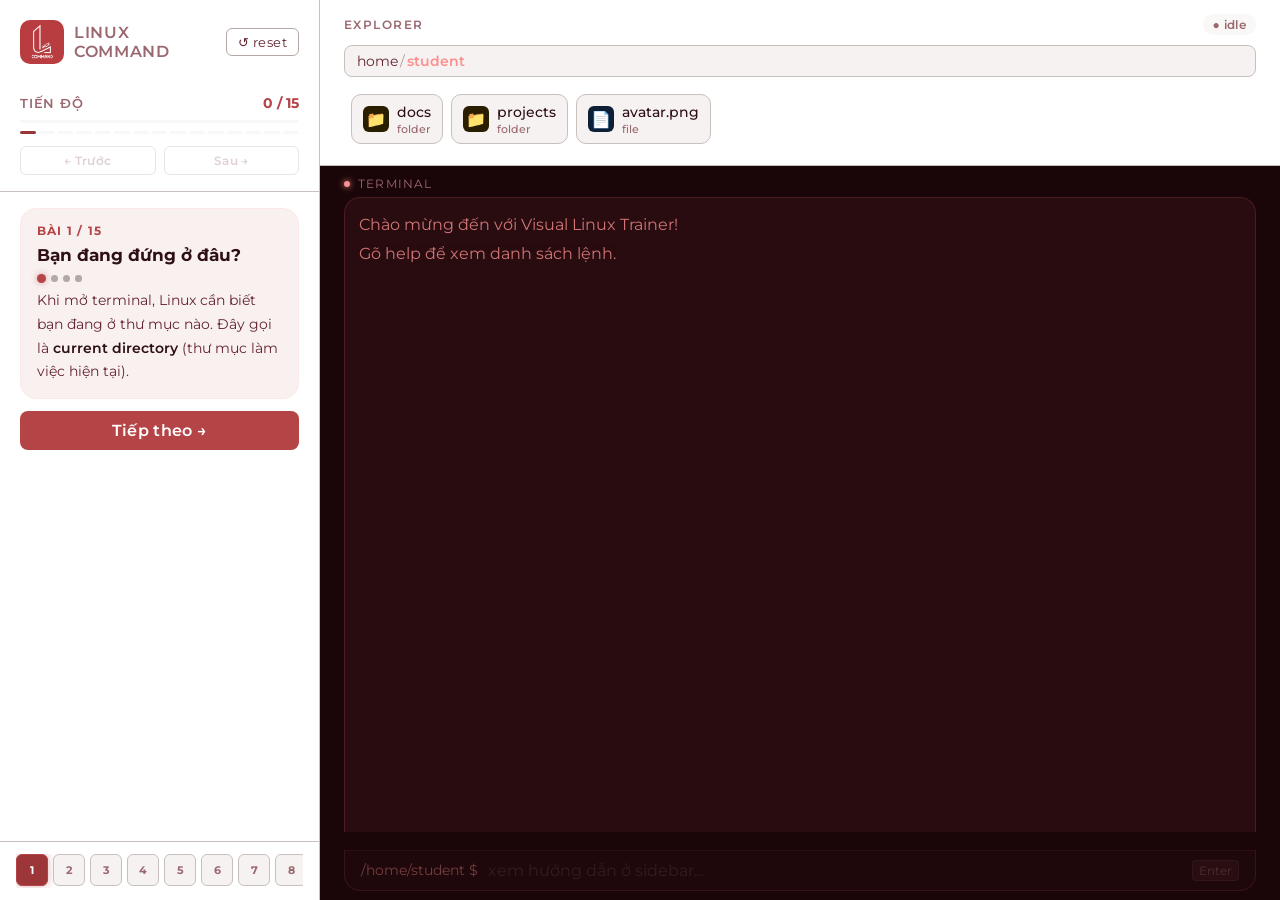
<file: lesson.html>
<!doctype html>
<html lang="vi">
    <head>
        <meta charset="UTF-8" />
        <meta name="viewport" content="width=device-width,initial-scale=1.0" />
        <title>Visual Linux Trainer</title>

        <link rel="apple-touch-icon" sizes="57x57" href="Favicon/apple-icon-57x57.png" />
        <link rel="apple-touch-icon" sizes="60x60" href="Favicon/apple-icon-60x60.png" />
        <link rel="apple-touch-icon" sizes="72x72" href="Favicon/apple-icon-72x72.png" />
        <link rel="apple-touch-icon" sizes="76x76" href="Favicon/apple-icon-76x76.png" />
        <link rel="apple-touch-icon" sizes="114x114" href="Favicon/apple-icon-114x114.png" />
        <link rel="apple-touch-icon" sizes="120x120" href="Favicon/apple-icon-120x120.png" />
        <link rel="apple-touch-icon" sizes="144x144" href="Favicon/apple-icon-144x144.png" />
        <link rel="apple-touch-icon" sizes="152x152" href="Favicon/apple-icon-152x152.png" />
        <link rel="apple-touch-icon" sizes="180x180" href="Favicon/apple-icon-180x180.png" />
        <link rel="icon" type="image/png" sizes="192x192" href="Favicon/android-icon-192x192.png" />
        <link rel="icon" type="image/png" sizes="32x32" href="Favicon/favicon-32x32.png" />
        <link rel="icon" type="image/png" sizes="96x96" href="Favicon/favicon-96x96.png" />
        <link rel="icon" type="image/png" sizes="16x16" href="Favicon/favicon-16x16.png" />
        <link rel="manifest" href="Favicon/manifest.json" />
        <meta name="msapplication-TileColor" content="#280C10" />
        <meta name="msapplication-TileImage" content="Favicon/ms-icon-144x144.png" />
        <meta name="theme-color" content="#280C10" />

        <link rel="preconnect" href="https://fonts.googleapis.com" />
        <link rel="preconnect" href="https://fonts.gstatic.com" crossorigin />
        <link
            href="https://fonts.googleapis.com/css2?family=Montserrat:ital,wght@0,100..900;1,100..900&family=Roboto:ital,wght@0,100..900;1,100..900&display=swap"
            rel="stylesheet"
        />

        <link rel="stylesheet" href="css/theme.css" />
        <link rel="stylesheet" href="css/animations.css" />
        <link rel="stylesheet" href="css/layout.css" />
        <link rel="stylesheet" href="css/sidebar.css" />
        <link rel="stylesheet" href="css/explorer.css" />
        <link rel="stylesheet" href="css/terminal.css" />
    </head>
    <body>
        <div id="root">
            <!-- ═══════════ SIDEBAR ═══════════ -->
            <div id="sidebar">
                <div class="sb-inner">
                    <div class="sb-topbar">
                        <div class="sidebar-brand">
                            <h1 class="sb-logo-h1">
                                <a href="index.html">
                                    <img
                                        class="logo-img"
                                        src="Logo.png"
                                        alt="Linux Command"
                                    />
                                </a>
                            </h1>
                            <div class="sb-brand-text">
                                <a class="sb-subtitle" href="index.html"
                                    >LINUX COMMAND</a
                                >
                            </div>
                            <button class="reset-btn" onclick="resetAll()">
                                ↺ reset
                            </button>
                        </div>
                        <div class="prog-meta">
                            <span class="prog-lbl">Tiến độ</span>
                            <span class="prog-pct" id="prog-pct">0 / 15</span>
                        </div>
                        <div class="prog-bar">
                            <div
                                class="prog-fill"
                                id="prog-fill"
                                style="width: 0%"
                            ></div>
                        </div>
                        <div class="prog-steps" id="prog-steps"></div>
                        <div class="lesson-nav">
                            <button
                                class="lesson-nav-btn"
                                id="lesson-back-btn"
                                onclick="navigateBack()"
                                disabled
                            >
                                ← Trước
                            </button>
                            <button
                                class="lesson-nav-btn"
                                id="lesson-next-btn"
                                onclick="navigateNext()"
                                disabled
                            >
                                Sau →
                            </button>
                        </div>
                    </div>

                    <div class="sb-body" id="sb-body"></div>
                </div>

                <div class="sb-footer">
                    <div class="rail" id="rail"></div>
                </div>
            </div>

            <!-- ═══════════ MAIN ═══════════ -->
            <div id="main">
                <!-- Explorer -->
                <div id="explorer">
                    <div class="exp-header">
                        <span class="exp-title">explorer</span>
                        <span class="exp-status st-idle" id="exp-status"
                            >● idle</span
                        >
                    </div>
                    <div class="breadcrumb" id="breadcrumb"></div>
                    <div class="file-grid" id="file-grid"></div>

                    <!-- Content panel (for cat output) -->
                    <div
                        class="content-panel"
                        id="content-panel"
                        style="display: none"
                    >
                        <div class="content-panel-header">
                            <span id="content-filename"></span>
                            <button
                                id="content-close"
                                onclick="hideContentPanel()"
                            >
                                ✕
                            </button>
                        </div>
                        <pre id="content-body"></pre>
                    </div>
                </div>

                <!-- Terminal output -->
                <div id="terminal-area">
                    <div class="term-label">terminal</div>
                    <div id="term-output"></div>
                </div>

                <!-- Input -->
                <div id="input-bar">
                    <div id="input-inner">
                        <span class="prompt-str" id="prompt-str"></span>
                        <input
                            id="cmd-input"
                            type="text"
                            placeholder="nhập lệnh rồi nhấn Enter…"
                            autocomplete="off"
                            spellcheck="false"
                        />
                        <span class="enter-hint"
                            ><span class="enter-key">Enter</span></span
                        >
                    </div>
                </div>
            </div>
        </div>

        <script type="module" src="js/main.js"></script>
    </body>
</html>
</file>
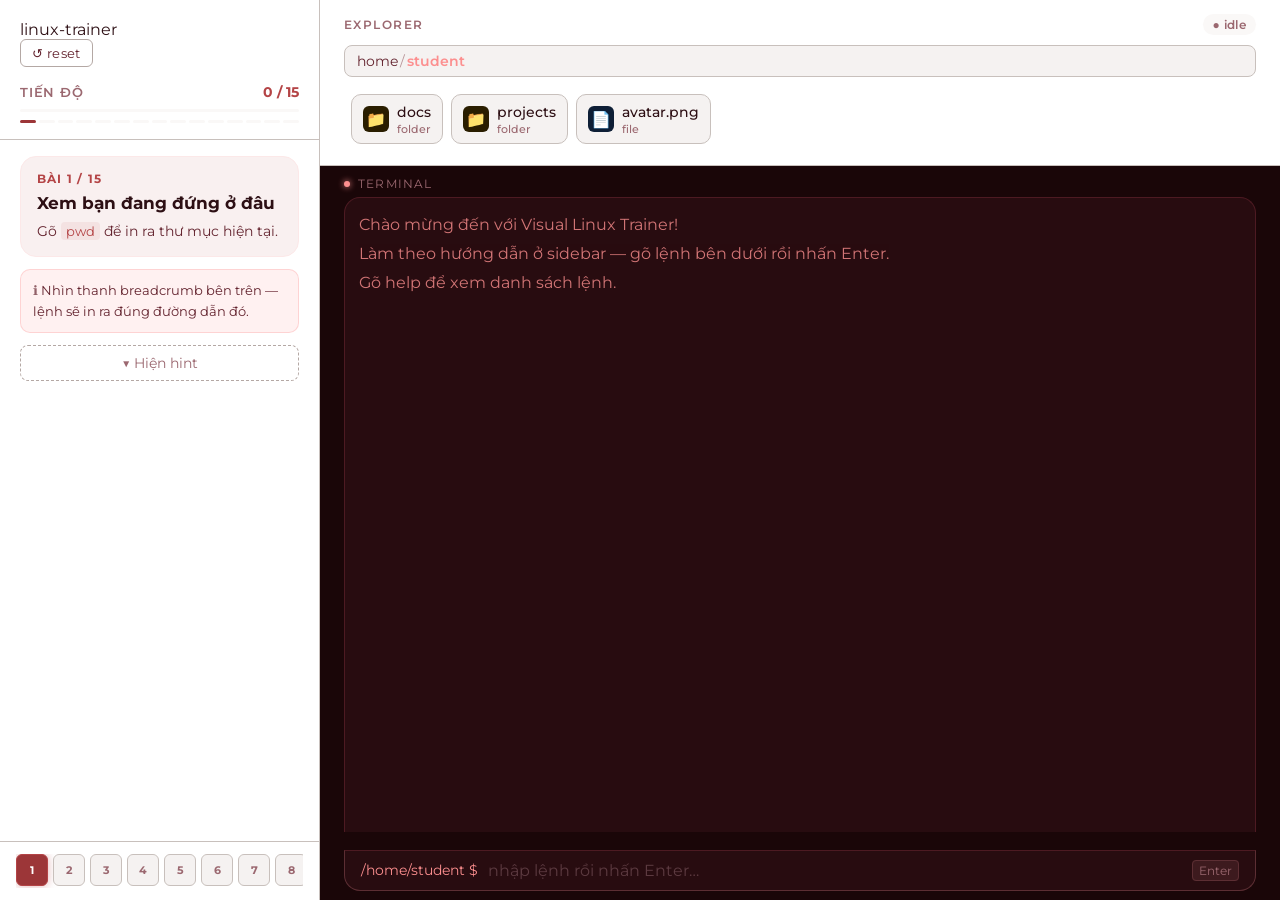
<file: linux-trainer.html>
<!doctype html>
<html lang="vi">
    <head>
        <meta charset="UTF-8" />
        <meta name="viewport" content="width=device-width,initial-scale=1.0" />
        <title>Visual Linux Trainer</title>

        <link rel="preconnect" href="https://fonts.googleapis.com" />
        <link rel="preconnect" href="https://fonts.gstatic.com" crossorigin />
        <link
            href="https://fonts.googleapis.com/css2?family=Montserrat:ital,wght@0,100..900;1,100..900&family=Roboto:ital,wght@0,100..900;1,100..900&display=swap"
            rel="stylesheet"
        />

        <link rel="stylesheet" href="css/theme.css" />
        <link rel="stylesheet" href="css/animations.css" />
        <link rel="stylesheet" href="css/layout.css" />
        <link rel="stylesheet" href="css/sidebar.css" />
        <link rel="stylesheet" href="css/explorer.css" />
        <link rel="stylesheet" href="css/terminal.css" />
    </head>
    <body>
        <div id="root">
            <!-- ═══════════ SIDEBAR ═══════════ -->
            <div id="sidebar">
                <div class="sb-inner">
                    <div class="sb-topbar">
                        <div class="logo-row">
                            <div class="logo">
                                <span class="logo-dot"></span>linux<span
                                    >-trainer</span
                                >
                            </div>
                            <button class="reset-btn" onclick="resetAll()">
                                ↺ reset
                            </button>
                        </div>
                        <div class="prog-meta">
                            <span class="prog-lbl">Tiến độ</span>
                            <span class="prog-pct" id="prog-pct">0 / 15</span>
                        </div>
                        <div class="prog-bar">
                            <div
                                class="prog-fill"
                                id="prog-fill"
                                style="width: 0%"
                            ></div>
                        </div>
                        <div class="prog-steps" id="prog-steps"></div>
                    </div>

                    <div class="sb-body" id="sb-body"></div>
                </div>

                <div class="sb-footer">
                    <div class="rail" id="rail"></div>
                </div>
            </div>

            <!-- ═══════════ MAIN ═══════════ -->
            <div id="main">
                <!-- Explorer -->
                <div id="explorer">
                    <div class="exp-header">
                        <span class="exp-title">explorer</span>
                        <span class="exp-status st-idle" id="exp-status"
                            >● idle</span
                        >
                    </div>
                    <div class="breadcrumb" id="breadcrumb"></div>
                    <div class="file-grid" id="file-grid"></div>
                </div>

                <!-- Terminal output -->
                <div id="terminal-area">
                    <div class="term-label">terminal</div>
                    <div id="term-output"></div>
                </div>

                <!-- Input -->
                <div id="input-bar">
                    <div id="input-inner">
                        <span class="prompt-str" id="prompt-str"></span>
                        <input
                            id="cmd-input"
                            type="text"
                            placeholder="nhập lệnh rồi nhấn Enter…"
                            autocomplete="off"
                            spellcheck="false"
                        />
                        <span class="enter-hint"
                            ><span class="enter-key">Enter</span></span
                        >
                    </div>
                </div>
            </div>
        </div>

        <script type="module">
            import { pathString } from './js/engine/fs.js';
            import { execute } from './js/engine/executor.js';
            import { addLine, clearTerminal, renderPrompt } from './js/ui/terminal.js';
            import { setHL, renderExplorer } from './js/ui/explorer.js';
            import { renderSidebar, renderRail } from './js/ui/sidebar.js';

            /* ══════ DATA ══════ */
            const LESSONS = [
                {
                    id: 1,
                    title: "Xem bạn đang đứng ở đâu",
                    instruction:
                        "Gõ <code>pwd</code> để in ra thư mục hiện tại.",
                    expected: "pwd",
                    hint: "pwd = Print Working Directory",
                    before: "Nhìn thanh breadcrumb bên trên — lệnh sẽ in ra đúng đường dẫn đó.",
                    success:
                        "pwd luôn cho bạn biết vị trí hiện tại trong cây thư mục.",
                },
                {
                    id: 2,
                    title: "Xem folder hiện tại có gì",
                    instruction:
                        "Gõ <code>ls</code> để liệt kê nội dung thư mục.",
                    expected: "ls",
                    hint: "ls = list",
                    before: "Explorer bên trên đang cho thấy các file — lệnh sẽ in ra y như vậy.",
                    success:
                        "Bạn đã nối được hình minh hoạ và output terminal với nhau.",
                },
                {
                    id: 3,
                    title: "Đi vào thư mục docs",
                    instruction: "Gõ <code>cd docs</code> để chuyển vào docs.",
                    expected: "cd docs",
                    hint: "cd = Change Directory",
                    before: "Sau khi cd, breadcrumb và Explorer sẽ cập nhật theo.",
                    success: "cd đổi thư mục làm việc hiện tại.",
                },
                {
                    id: 4,
                    title: "Kiểm tra vị trí mới",
                    instruction: "Gõ <code>pwd</code> sau khi dùng cd.",
                    expected: "pwd",
                    hint: "Kết quả phải kết thúc bằng /docs",
                    before: "So sánh breadcrumb với output terminal.",
                    success:
                        "Bạn đang xác minh sự thay đổi của current directory.",
                },
                {
                    id: 5,
                    title: "Tạo file mới",
                    instruction: "Gõ <code>touch todo.txt</code> để tạo file.",
                    expected: "touch todo.txt",
                    hint: "touch + tên file tạo file rỗng",
                    before: "Sau khi tạo, Explorer sẽ hiện file mới với hiệu ứng.",
                    success: "File todo.txt xuất hiện ngay trong thư mục docs.",
                },
                {
                    id: 6,
                    title: "Liệt kê để thấy file mới",
                    instruction:
                        "Gõ <code>ls</code> để xem todo.txt đã có chưa.",
                    expected: "ls",
                    hint: "List lại sau khi tạo file",
                    before: "Đối chiếu icon trong Explorer với output terminal.",
                    success: "ls phản ánh trạng thái mới nhất của thư mục.",
                },
                {
                    id: 7,
                    title: "Tạo thư mục con",
                    instruction: "Gõ <code>mkdir assets</code> để tạo folder.",
                    expected: "mkdir assets",
                    hint: "mkdir = make directory",
                    before: "Sau khi chạy, folder mới sẽ xuất hiện trong Explorer.",
                    success: "Bạn vừa tạo một thư mục mới bằng terminal.",
                },
                {
                    id: 8,
                    title: "Xem lại nội dung thư mục",
                    instruction:
                        "Gõ <code>ls</code> — cần thấy cả assets và todo.txt.",
                    expected: "ls",
                    hint: "List sau khi có folder mới",
                    before: "Mục tiêu là thấy cả 2 item trong Explorer và terminal.",
                    success: "Terminal và Explorer đang khớp hoàn toàn.",
                },
                {
                    id: 9,
                    title: "Đi vào thư mục assets",
                    instruction: "Gõ <code>cd assets</code> để mở thư mục.",
                    expected: "cd assets",
                    hint: "cd assets",
                    before: "assets đang rỗng — Explorer sẽ cập nhật khi bạn vào.",
                    success: "Bạn đã bước vào một thư mục con mới.",
                },
                {
                    id: 10,
                    title: "Tạo file trong assets",
                    instruction: "Gõ <code>touch logo.png</code>.",
                    expected: "touch logo.png",
                    hint: "touch logo.png",
                    before: "Explorer sẽ hiện file mới bên trong assets.",
                    success: "Bây giờ assets không còn rỗng nữa.",
                },
                {
                    id: 11,
                    title: "Xem file vừa tạo",
                    instruction: "Gõ <code>ls</code> để liệt kê logo.png.",
                    expected: "ls",
                    hint: "ls trong assets",
                    before: "Quan sát icon và so với output terminal.",
                    success:
                        "Bạn đang đọc cấu trúc thư mục bằng cả hình và lệnh.",
                },
                {
                    id: 12,
                    title: "Quay lại thư mục cha",
                    instruction: "Gõ <code>cd ..</code> để về docs.",
                    expected: "cd ..",
                    hint: ".. = thư mục cha",
                    before: "Explorer sẽ hiện lại todo.txt và assets sau khi về.",
                    success: "cd .. giúp quay về thư mục cha.",
                },
                {
                    id: 13,
                    title: "Xác nhận vị trí sau cd ..",
                    instruction: "Gõ <code>pwd</code> — kết quả phải là /docs.",
                    expected: "pwd",
                    hint: "Xác minh sau khi di chuyển",
                    before: "Đây là bước xác minh — breadcrumb và terminal phải khớp.",
                    success: "Chính xác. Bạn đã quay về đúng nơi.",
                },
                {
                    id: 14,
                    title: "Xem tổng quan thư mục docs",
                    instruction: "Gõ <code>ls</code> để xem docs hiện có gì.",
                    expected: "ls",
                    hint: "Phải có assets và todo.txt",
                    before: "Explorer cho thấy cấu trúc cuối cùng của docs.",
                    success:
                        "Bạn đã hiểu cách terminal phản ánh trạng thái thư mục.",
                },
                {
                    id: 15,
                    title: "Hoàn thành mini lab",
                    instruction: "Gõ <code>pwd</code> lần cuối để kết thúc.",
                    expected: "pwd",
                    hint: "Kết thúc bằng kiểm tra current directory",
                    before: "Bài cuối — chốt lại khái niệm current directory.",
                    success: "Xong! Bạn đã hoàn thành Visual Linux Trainer 🎉",
                },
            ];

            const INIT_FS = {
                name: "home",
                type: "folder",
                children: [
                    {
                        name: "student",
                        type: "folder",
                        children: [
                            {
                                name: "docs",
                                type: "folder",
                                children: [
                                    { name: "welcome.txt", type: "file" },
                                    { name: "notes.md", type: "file" },
                                ],
                            },
                            {
                                name: "projects",
                                type: "folder",
                                children: [
                                    { name: "roadmap.txt", type: "file" },
                                ],
                            },
                            { name: "avatar.png", type: "file" },
                        ],
                    },
                ],
            };

            /* ══════ STATE ══════ */
            let fs, path, lessonIdx, showHint, hlMode, lastCreated, lastSuccess;

            function init() {
                fs = JSON.parse(JSON.stringify(INIT_FS));
                path = ["student"];
                lessonIdx = 0;
                showHint = false;
                hlMode = "idle";
                lastCreated = null;
                lastSuccess = null;
            }


            /* ══════ HANDLE COMMAND ══════ */
            function handleCommand(raw) {
                const result = execute(raw, fs, path, LESSONS, lessonIdx);
                if (!result) return;

                if (result.sideEffect === "clear") {
                    clearTerminal();
                    return;
                }

                result.terminalLines.forEach((l) => addLine(l.cls, l.text));

                fs = result.newFs;
                path = result.newPath;
                lastCreated = result.lastCreated;
                hlMode = result.highlight || "idle";

                setHL(hlMode);
                renderExplorer(fs, path, hlMode, lastCreated);
                renderPrompt(pathString(path) + " $");

                if (result.lessonPassed) {
                    lastSuccess = LESSONS[lessonIdx].success;
                    showHint = false;
                    lessonIdx = Math.min(lessonIdx + 1, LESSONS.length);
                    renderSidebar(LESSONS, lessonIdx, showHint, lastSuccess);
                    renderRail(LESSONS, lessonIdx);
                    setTimeout(() => {
                        lastSuccess = null;
                        renderSidebar(LESSONS, lessonIdx, showHint, lastSuccess);
                    }, 2500);
                }
            }

            function toggleHint() {
                showHint = !showHint;
                renderSidebar(LESSONS, lessonIdx, showHint, lastSuccess);
            }

            function resetAll() {
                init();
                clearTerminal();
                setHL("idle");
                renderExplorer(fs, path, hlMode, lastCreated);
                renderPrompt(pathString(path) + " $");
                renderSidebar(LESSONS, lessonIdx, showHint, lastSuccess);
                renderRail(LESSONS, lessonIdx);
                addLine("sys", "Demo reset — bắt đầu lại từ bài 1.");
            }

            /* ══════ INPUT ══════ */
            document
                .getElementById("cmd-input")
                .addEventListener("keydown", (e) => {
                    if (e.key === "Enter") {
                        const val = e.target.value;
                        if (val.trim()) {
                            handleCommand(val);
                            e.target.value = "";
                        }
                    }
                });

            /* expose to global scope for inline onclick */
            window.resetAll = resetAll;
            window.toggleHint = toggleHint;

            /* ══════ BOOT ══════ */
            init();
            setHL("idle");
            renderExplorer(fs, path, hlMode, lastCreated);
            renderPrompt(pathString(path) + " $");
            renderSidebar(LESSONS, lessonIdx, showHint, lastSuccess);
            renderRail(LESSONS, lessonIdx);

            addLine("sys", "Chào mừng đến với Visual Linux Trainer!");
            addLine(
                "sys",
                "Làm theo hướng dẫn ở sidebar — gõ lệnh bên dưới rồi nhấn Enter.",
            );
            addLine(
                "sys",
                'Gõ <span style="color:var(--cyan)">help</span> để xem danh sách lệnh.',
            );
        </script>
    </body>
</html>
</file>
<file: css/theme.css>
* {
    box-sizing: border-box;
    margin: 0;
    padding: 0;
}

:root {
    --bg: #ffffff;
    --bg2: #ede9e8;
    --bg3: #f5f2f1;
    --bg4: #faf8f7;
    --line: #c8c0bc;
    --line2: #b4a8a4;
    --line3: #9c8c88;

    --text: #2d0f14;
    --text2: #64242f;
    --text3: #9b6870;
    --text4: #b89498;

    --green: #b44446;
    --green2: #9c3638;
    --green3: #fce8e8;
    --green-bg: rgba(180, 68, 70, 0.08);

    --blue: #fc8f8f;
    --blue2: #e87272;
    --blue-bg: rgba(252, 143, 143, 0.12);

    --amber: #c07040;
    --amber2: #a05c30;
    --amber-bg: rgba(192, 112, 64, 0.08);

    --violet: #64242f;
    --violet2: #4d1a22;
    --violet-bg: rgba(100, 36, 47, 0.08);

    --cyan: #fc8f8f;
    --red: #c0302c;
    --red-bg: rgba(192, 48, 44, 0.08);

    --r: 10px;
    --r2: 16px;
    --r3: 22px;

    --mono: "Montserrat", sans-serif;
    --sans: "Montserrat", sans-serif;
}

html,
body {
    height: 100%;
    background: var(--bg);
    color: var(--text);
    font-family: var(--sans);
}

a {
    color: var(--text);
    text-decoration: none;
}
a:hover {
    color: var(--text2);
}
</file>
<file: css/animations.css>
@keyframes pulse {
    0%,
    100% {
        opacity: 1;
        box-shadow: 0 0 8px var(--green);
    }
    50% {
        opacity: 0.5;
        box-shadow: 0 0 3px var(--green);
    }
}

@keyframes fadeIn {
    from {
        opacity: 0;
        transform: translateY(-4px);
    }
    to {
        opacity: 1;
        transform: none;
    }
}

@keyframes bounce {
    from {
        transform: translateY(0);
    }
    to {
        transform: translateY(-6px);
    }
}

@keyframes fcIn {
    from {
        opacity: 0;
        transform: scale(0.94);
    }
    to {
        opacity: 1;
        transform: scale(1);
    }
}

@keyframes newItem {
    0% {
        opacity: 0;
        transform: scale(0.8);
        box-shadow: 0 0 0 0 rgba(180, 68, 70, 0.5);
    }
    60% {
        transform: scale(1.04);
        box-shadow: 0 0 20px 4px rgba(180, 68, 70, 0.2);
    }
    100% {
        opacity: 1;
        transform: scale(1);
        box-shadow: none;
    }
}
</file>
<file: css/layout.css>
#root {
    display: grid;
    grid-template-columns: 320px 1fr;
    grid-template-rows: 100vh;
    height: 100vh;
    overflow: hidden;
}

#main {
    display: grid;
    grid-template-rows: auto 1fr 60px;
    overflow: hidden;
    background: var(--bg);
}

@media (max-width: 900px) {
    #root {
        grid-template-columns: 1fr;
        grid-template-rows: auto auto;
        height: auto;
        overflow-x: hidden;
    }
    #sidebar {
        max-height: none;
        height: auto;
        overflow: visible;
    }
    #sidebar::after {
        display: none;
    }
    html, body {
        height: auto;
        overflow-x: hidden;
    }
    body {
        overflow-y: auto;
    }
    #main {
        height: auto;
        grid-template-rows: auto minmax(160px, 32vh) 52px;
    }
}
</file>
<file: css/sidebar.css>
#sidebar {
    border-right: 1px solid var(--line);
    display: flex;
    flex-direction: column;
    overflow: hidden;
    position: relative;
}
#sidebar::after {
    content: "";
    position: absolute;
    bottom: 0;
    left: 0;
    right: 0;
    height: 60px;
    pointer-events: none;
    z-index: 2;
}

.sb-inner {
    display: flex;
    flex-direction: column;
    gap: 0;
    overflow-y: auto;
    height: 100%;
    scrollbar-width: thin;
    scrollbar-color: var(--line2) transparent;
}
.sb-inner::-webkit-scrollbar {
    width: 3px;
}
.sb-inner::-webkit-scrollbar-thumb {
    background: var(--line2);
    border-radius: 3px;
}

.sb-topbar {
    padding: 20px 20px 16px;
    border-bottom: 1px solid var(--line);
    flex-shrink: 0;
}
.sidebar-brand {
    display: flex;
    align-items: center;
    gap: 10px;
    margin-bottom: 14px;
}
.sb-logo-h1 {
    margin: 0;
    flex-shrink: 0;
    line-height: 1;
}
.sb-logo-h1 a {
    display: block;
}
.logo-img {
    width: 44px;
    height: 44px;
    border-radius: 10px;
    display: block;
    transition: opacity 0.2s;
}
.sb-logo-h1 a:hover .logo-img {
    opacity: 0.85;
}
.sb-brand-text {
    flex: 1;
    min-width: 0;
}
.sb-subtitle {
    display: block;
    font-size: 16px;
    font-weight: 600;
    color: var(--text3);
    text-decoration: none;
    letter-spacing: 0.04em;
    text-transform: uppercase;
    overflow: hidden;
    text-overflow: ellipsis;
    transition: color 0.2s;
}
.sb-subtitle:hover {
    color: var(--green);
}

.reset-btn {
    background: transparent;
    border: 1px solid var(--line2);
    color: var(--text2);
    font-family: var(--mono);
    font-size: 13px;
    padding: 5px 11px;
    border-radius: 6px;
    cursor: pointer;
    transition: all 0.2s;
    letter-spacing: 0.03em;
}
.reset-btn:hover {
    border-color: var(--red);
    color: var(--red);
    background: var(--red-bg);
}

.prog-wrap {
    padding: 0 20px 16px;
    border-bottom: 1px solid var(--line);
    flex-shrink: 0;
}
.prog-meta {
    display: flex;
    justify-content: space-between;
    align-items: center;
    margin-bottom: 8px;
    padding-top: 16px;
}
.prog-lbl {
    font-size: 13px;
    color: var(--text3);
    font-weight: 600;
    letter-spacing: 0.06em;
    text-transform: uppercase;
}
.prog-pct {
    font-family: var(--mono);
    font-size: 14px;
    color: var(--green);
    font-weight: 700;
}
.prog-bar {
    height: 3px;
    background: var(--bg4);
    border-radius: 999px;
    overflow: hidden;
}
.prog-fill {
    height: 100%;
    background: linear-gradient(90deg, var(--green2), var(--cyan));
    border-radius: 999px;
    transition: width 0.6s cubic-bezier(0.4, 0, 0.2, 1);
}
.prog-steps {
    display: flex;
    gap: 3px;
    margin-top: 8px;
}
.prog-step {
    flex: 1;
    height: 3px;
    border-radius: 999px;
    background: var(--bg4);
    transition: background 0.4s;
}
.prog-step.done {
    background: var(--green3);
}
.prog-step.active {
    background: var(--green2);
}

.sb-body {
    padding: 16px 20px 80px;
    display: flex;
    flex-direction: column;
    gap: 12px;
}

.lesson-chip {
    background: var(--bg3);
    border: 1px solid var(--line);
    border-radius: var(--r2);
    padding: 14px 16px;
    transition: border-color 0.2s;
}
.lesson-chip.active {
    border-color: var(--green3);
    background: var(--green-bg);
}

.lc-num {
    font-family: var(--mono);
    font-size: 12px;
    color: var(--green);
    font-weight: 700;
    letter-spacing: 0.1em;
    margin-bottom: 6px;
}
.lc-title {
    font-size: 17px;
    font-weight: 700;
    color: var(--text);
    line-height: 1.3;
    margin-bottom: 6px;
}
.lc-instr {
    font-size: 14px;
    color: var(--text2);
    line-height: 1.6;
}
.lc-instr code {
    font-family: var(--mono);
    color: var(--green);
    background: var(--green-bg);
    padding: 1px 5px;
    border-radius: 4px;
    font-size: 13px;
}

.before-note {
    background: var(--blue-bg);
    border: 1px solid rgba(252, 143, 143, 0.3);
    border-radius: var(--r);
    padding: 10px 12px;
    font-size: 13px;
    color: var(--text2);
    line-height: 1.6;
}
.before-note::before {
    content: "ℹ ";
    opacity: 0.7;
}

.hint-toggle {
    width: 100%;
    background: transparent;
    border: 1px dashed var(--line2);
    color: var(--text3);
    font-family: var(--sans);
    font-size: 14px;
    padding: 8px;
    border-radius: 8px;
    cursor: pointer;
    transition: all 0.2s;
}
.hint-toggle:hover {
    border-color: var(--amber);
    color: var(--amber);
    background: var(--amber-bg);
}
.hint-box {
    background: var(--amber-bg);
    border: 1px solid rgba(192, 112, 64, 0.25);
    border-radius: 8px;
    padding: 10px 12px;
    font-family: var(--mono);
    font-size: 14px;
    color: var(--amber);
    animation: fadeIn 0.2s ease;
}

.success-note {
    background: var(--green-bg);
    border: 1px solid rgba(180, 68, 70, 0.25);
    border-radius: var(--r);
    padding: 10px 12px;
    font-size: 13px;
    color: var(--green);
    line-height: 1.6;
    animation: fadeIn 0.3s ease;
}
.success-note::before {
    content: "✓ ";
}

.complete-panel {
    background: var(--bg3);
    border: 1px solid var(--violet2);
    border-radius: var(--r2);
    padding: 24px 20px;
    text-align: center;
}
.complete-icon {
    font-size: 48px;
    margin-bottom: 10px;
    animation: bounce 0.8s ease infinite alternate;
}
.complete-title {
    font-size: 24px;
    font-weight: 800;
    color: var(--violet);
    margin-bottom: 8px;
}
.complete-body {
    font-size: 14px;
    color: var(--text2);
    line-height: 1.7;
}

.sb-footer {
    border-top: 1px solid var(--line);
    padding: 12px 16px;
    flex-shrink: 0;
}
.rail {
    display: flex;
    gap: 5px;
    overflow-x: auto;
    padding-bottom: 2px;
}
.rail::-webkit-scrollbar {
    height: 5px;
}
.rail::-webkit-scrollbar-thumb {
    background: var(--line2);
}
.rpill {
    flex-shrink: 0;
    width: 32px;
    height: 32px;
    border-radius: 6px;
    display: flex;
    align-items: center;
    justify-content: center;
    font-family: var(--mono);
    font-size: 11px;
    font-weight: 700;
    border: 1px solid var(--line);
    background: var(--bg3);
    color: var(--text3);
    cursor: default;
    transition: all 0.2s;
    position: relative;
}
.rpill.done {
    background: var(--green3);
    border-color: var(--green3);
    color: var(--green2);
}
.rpill.active {
    background: var(--green2);
    border-color: var(--green);
    color: var(--bg);
    box-shadow: 0 0 10px rgba(180, 68, 70, 0.4);
}
.rpill:hover .rtooltip {
    display: block;
}
.rtooltip {
    display: none;
    position: absolute;
    bottom: 32px;
    left: 50%;
    transform: translateX(-50%);
    background: var(--bg4);
    border: 1px solid var(--line2);
    border-radius: 6px;
    padding: 5px 8px;
    white-space: nowrap;
    font-family: var(--sans);
    font-size: 12px;
    color: var(--text);
    z-index: 100;
    pointer-events: none;
}
.rtooltip::after {
    content: "";
    position: absolute;
    top: 100%;
    left: 50%;
    transform: translateX(-50%);
    border: 5px solid transparent;
    border-top-color: var(--line2);
}

/* ── Next module button ─────────────────────────────────── */
.next-module-btn {
    display: block;
    width: 100%;
    background: var(--green);
    color: #fff;
    font-family: var(--sans);
    font-size: 15px;
    font-weight: 700;
    padding: 12px 16px;
    border-radius: var(--r2);
    text-align: center;
    letter-spacing: 0.03em;
    transition: all 0.2s;
    animation: fadeIn 0.4s ease;
}
.next-module-btn:hover {
    background: var(--green2);
    color: #fff;
    transform: translateY(-2px);
    box-shadow: 0 6px 16px rgba(180, 68, 70, 0.35);
}
.next-module-btn:active {
    transform: translateY(0);
}
.next-module-btn--home {
    background: transparent;
    color: var(--text2);
    border: 1px solid var(--line2);
}
.next-module-btn--home:hover {
    background: var(--bg3);
    color: var(--text);
    box-shadow: none;
    transform: none;
}

/* ── Lesson navigation ──────────────────────────────────── */
.lesson-nav {
    display: flex;
    gap: 8px;
    margin-top: 12px;
}
.lesson-nav-btn {
    flex: 1;
    background: transparent;
    border: 1px solid var(--line2);
    color: var(--text3);
    font-family: var(--mono);
    font-size: 12px;
    font-weight: 600;
    padding: 6px 8px;
    border-radius: 6px;
    cursor: pointer;
    transition: all 0.2s;
    letter-spacing: 0.02em;
}
.lesson-nav-btn:hover:not(:disabled) {
    border-color: var(--green3);
    color: var(--green);
    background: var(--green-bg);
}
.lesson-nav-btn:disabled {
    opacity: 0.3;
    cursor: default;
}

/* ── Rail clickable / viewing ───────────────────────────── */
.rpill.clickable {
    cursor: pointer;
}
.rpill.clickable:hover:not(.active) {
    transform: translateY(-1px);
    box-shadow: 0 2px 8px rgba(0, 0, 0, 0.15);
}
.rpill.viewing {
    border-color: var(--amber);
    color: var(--amber);
    background: var(--amber-bg);
    box-shadow: 0 0 8px rgba(192, 112, 64, 0.3);
}

/* ── Review mode ────────────────────────────────────────── */
.lc-done-badge {
    color: var(--green);
    font-weight: 700;
}
.review-cmd-box {
    background: var(--bg4);
    border: 1px solid var(--line2);
    border-radius: var(--r);
    padding: 8px 12px;
    font-size: 14px;
    color: var(--text3);
}
.review-cmd-box code {
    font-family: var(--mono);
    color: var(--green);
    background: var(--green-bg);
    padding: 1px 5px;
    border-radius: 4px;
    font-size: 13px;
}

/* ── Mobile overrides ──────────────────────────────────── */
@media (max-width: 700px) {
    .rail { display: none; }
    .sb-inner { overflow-y: visible; height: auto; }
    .sb-body { padding-bottom: 24px; }
    .sb-footer { padding: 8px 12px; }
    .lesson-nav { margin-top: 10px; }
}

/* ── Step dots ──────────────────────────────────────────── */
.step-dots {
    display: flex;
    gap: 5px;
    margin: 8px 0 4px;
    align-items: center;
}
.step-dot {
    width: 7px;
    height: 7px;
    border-radius: 50%;
    background: var(--line2);
    transition: all 0.3s;
    flex-shrink: 0;
}
.step-dot.done {
    background: var(--green3);
}
.step-dot.active {
    background: var(--green);
    box-shadow: 0 0 6px rgba(180, 68, 70, 0.5);
    width: 9px;
    height: 9px;
}
.step-dot.cmd-dot {
    border-radius: 3px;
}
.step-dot.cmd-dot.active {
    background: var(--amber);
    box-shadow: 0 0 6px rgba(192, 112, 64, 0.5);
    width: 9px;
    height: 9px;
}
.step-dot.cmd-dot.done {
    background: var(--green);
    border-radius: 3px;
}

/* ── Narrative content box ──────────────────────────────── */
.narrative-box {
    font-size: 14px;
    color: var(--text2);
    line-height: 1.7;
    margin-top: 6px;
}
.narrative-box code {
    font-family: var(--mono);
    color: var(--green);
    background: var(--green-bg);
    padding: 1px 5px;
    border-radius: 4px;
    font-size: 13px;
}
.narrative-box strong {
    color: var(--text);
    font-weight: 600;
}
.narrative-box em {
    color: var(--text3);
    font-style: italic;
}

/* ── Next button ────────────────────────────────────────── */
.sb-next-wrap {
    padding: 8px 16px 6px;
}
.next-btn {
    width: 100%;
    margin-bottom: 10px;
    background: var(--green);
    border: none;
    color: #fff;
    font-family: var(--sans);
    font-size: 16px;
    font-weight: 600;
    padding: 10px 16px;
    border-radius: 8px;
    cursor: pointer;
    transition: all 0.2s;
    letter-spacing: 0.02em;
}
.next-btn:hover {
    background: var(--green2);
    transform: translateY(-1px);
    box-shadow: 0 4px 12px rgba(180, 68, 70, 0.3);
}
.next-btn:active {
    transform: translateY(0);
}
</file>
<file: css/explorer.css>
#explorer {
    border-bottom: 1px solid var(--line);
    padding: 14px 24px;
    transition: background 0.3s;
}

.exp-header {
    display: flex;
    align-items: center;
    justify-content: space-between;
    margin-bottom: 10px;
}
.exp-title {
    font-family: var(--mono);
    font-size: 12px;
    font-weight: 600;
    color: var(--text3);
    letter-spacing: 0.12em;
    text-transform: uppercase;
}
.exp-status {
    font-family: var(--mono);
    font-size: 12px;
    font-weight: 600;
    padding: 3px 10px;
    border-radius: 999px;
    transition: all 0.3s;
    letter-spacing: 0.03em;
}
.st-idle {
    background: var(--bg4);
    color: var(--text3);
}
.st-path {
    background: rgba(252, 143, 143, 0.15);
    color: var(--blue);
    border: 1px solid rgba(252, 143, 143, 0.35);
}
.st-list {
    background: rgba(100, 36, 47, 0.12);
    color: var(--violet);
    border: 1px solid rgba(100, 36, 47, 0.3);
}
.st-create {
    background: rgba(180, 68, 70, 0.12);
    color: var(--green);
    border: 1px solid rgba(180, 68, 70, 0.3);
}

.breadcrumb {
    display: flex;
    align-items: center;
    gap: 0;
    background: var(--bg3);
    border: 1px solid var(--line);
    border-radius: 8px;
    padding: 6px 12px;
    margin-bottom: 10px;
    font-family: var(--mono);
    font-size: 14px;
    transition:
        border-color 0.3s,
        background 0.3s;
    overflow-x: auto;
    white-space: nowrap;
}
.breadcrumb.hl-path {
    border-color: var(--blue2);
    background: var(--blue-bg);
}
.bc-slash {
    color: var(--text4);
    margin: 0 2px;
}
.bc-seg {
    color: var(--text2);
}
.bc-seg.current {
    color: var(--cyan);
    font-weight: 600;
}

.file-grid {
    display: flex;
    flex-wrap: wrap;
    gap: 8px;
    min-height: 64px;
    border-radius: var(--r);
    padding: 6px;
    border: 1px solid transparent;
    transition:
        border-color 0.3s,
        background 0.3s;
}
.file-grid.hl-list {
    border-color: var(--violet2);
    background: rgba(100, 36, 47, 0.04);
}
.file-grid.hl-create {
    border-color: var(--green2);
    background: var(--green-bg);
}

.fc {
    display: flex;
    align-items: center;
    gap: 8px;
    background: var(--bg3);
    border: 1px solid var(--line);
    border-radius: var(--r);
    padding: 7px 11px;
    font-size: 14px;
    font-weight: 500;
    transition:
        border-color 0.3s,
        background 0.3s;
    animation: fcIn 0.25s ease;
}
.fc.is-new {
    border-color: var(--green2);
    background: var(--green-bg);
    animation: newItem 0.5s ease;
}
.fc-icon {
    width: 26px;
    height: 26px;
    border-radius: 6px;
    display: flex;
    align-items: center;
    justify-content: center;
    font-size: 16px;
    flex-shrink: 0;
}
.fc-icon.folder {
    background: #2a1e00;
    color: var(--amber);
}
.fc-icon.file {
    background: #0e1f36;
    color: var(--blue);
}
.fc-name {
    color: var(--text);
    font-family: var(--mono);
    font-size: 14px;
}
.fc-name.is-new {
    color: var(--green);
}
.fc-type {
    font-size: 11px;
    color: var(--text3);
    font-family: var(--mono);
    margin-top: 1px;
}

.empty-dir {
    display: flex;
    align-items: center;
    justify-content: center;
    width: 100%;
    padding: 14px;
    font-family: var(--mono);
    font-size: 13px;
    color: var(--text4);
    border: 1px dashed var(--line);
    border-radius: var(--r);
    letter-spacing: 0.04em;
}

/* ── Content panel (cat output) ─────────────────────────── */
.content-panel {
    margin-top: 12px;
    background: var(--bg3);
    border: 1px solid var(--line);
    border-radius: var(--r2);
    overflow: hidden;
    animation: fadeIn 0.2s ease;
}
.content-panel-header {
    display: flex;
    justify-content: space-between;
    align-items: center;
    padding: 7px 12px;
    border-bottom: 1px solid var(--line);
    background: var(--bg4);
}
#content-filename {
    font-family: var(--mono);
    font-size: 14px;
    color: var(--text2);
}
#content-close {
    background: transparent;
    border: none;
    color: var(--text3);
    cursor: pointer;
    padding: 2px 7px;
    border-radius: 4px;
    font-size: 14px;
    transition: all 0.2s;
}
#content-close:hover {
    color: var(--red);
    background: var(--red-bg);
}
#content-body {
    padding: 10px 14px;
    font-family: var(--mono);
    font-size: 14px;
    color: var(--text2);
    line-height: 1.7;
    margin: 0;
    white-space: pre-wrap;
    word-break: break-word;
}
</file>
<file: css/terminal.css>
#terminal-area {
    display: flex;
    flex-direction: column;
    padding: 0 24px 8px;
    overflow: hidden;
    background: #1a0608;
}

.term-label {
    font-family: var(--mono);
    font-size: 12px;
    color: #9b6870;
    letter-spacing: 0.1em;
    text-transform: uppercase;
    padding: 10px 0 6px;
    flex-shrink: 0;
    display: flex;
    align-items: center;
    gap: 8px;
}
.term-label::before {
    content: "";
    width: 6px;
    height: 6px;
    border-radius: 50%;
    background: #FC8F8F;
    box-shadow: 0 0 6px #FC8F8F;
    animation: pulse 2s ease-in-out infinite;
    flex-shrink: 0;
}

#term-output {
    flex: 1;
    overflow-y: auto;
    font-family: var(--mono);
    font-size: 16px;
    line-height: 1.75;
    padding: 12px 14px;
    background: #280C10;
    border: 1px solid #4D1A22;
    border-radius: var(--r2) var(--r2) 0 0;
    border-bottom: none;
    scrollbar-width: thin;
    scrollbar-color: #5c2e33 transparent;
}
#term-output::-webkit-scrollbar {
    width: 3px;
}
#term-output::-webkit-scrollbar-thumb {
    background: #5c2e33;
    border-radius: 3px;
}

.tl {
    word-break: break-word;
    display: block;
    padding: 0.5px 0;
}
.tl-cmd {
    color: #FC8F8F;
}
.tl-cmd span {
    color: #B89498;
}
.tl-out {
    color: #DFD9D8;
}
.tl-ok {
    color: #e8b080;
    position: relative;
    padding-left: 16px;
}
.tl-ok::before {
    content: "▶";
    position: absolute;
    left: 0;
    color: #e8b080;
    opacity: 0.6;
    font-size: 12px;
    top: 3px;
}
.tl-err {
    color: #ff6b6b;
}
.tl-err::before {
    content: "✕ ";
    opacity: 0.7;
}
.tl-sys {
    color: #FC8F8F;
    opacity: 0.8;
}

#input-bar {
    padding: 0 24px;
    display: flex;
    align-items: center;
    background: #1a0608;
}
#input-inner {
    display: flex;
    align-items: center;
    gap: 10px;
    width: 100%;
    background: #280C10;
    border: 1px solid #5c2e33;
    border-radius: 0 0 var(--r2) var(--r2);
    border-top: 1px solid #4D1A22;
    padding: 10px 16px;
    transition:
        border-color 0.2s,
        box-shadow 0.2s;
}
#input-inner:focus-within {
    border-color: #B44446;
    box-shadow:
        0 0 0 2px rgba(180, 68, 70, 0.15),
        0 0 20px rgba(252, 143, 143, 0.08);
}
.prompt-str {
    font-family: var(--mono);
    font-size: 14px;
    color: #FC8F8F;
    white-space: nowrap;
    flex-shrink: 0;
}
#cmd-input {
    flex: 1;
    background: transparent;
    border: none;
    outline: none;
    font-family: var(--mono);
    font-size: 16px;
    color: #DFD9D8;
    caret-color: #FC8F8F;
}
#cmd-input::placeholder {
    color: #5c3a40;
}
.enter-hint {
    font-family: var(--mono);
    font-size: 12px;
    color: #5c3a40;
    flex-shrink: 0;
}
.enter-key {
    background: #3d1a1e;
    border: 1px solid #5c2e33;
    border-radius: 4px;
    padding: 2px 6px;
    font-size: 12px;
    color: #9b6870;
}

#input-bar.disabled #input-inner {
    opacity: 0.4;
    pointer-events: none;
}

@media (max-width: 700px) {
    #terminal-area { padding: 0 8px 4px; }
    #term-output { font-size: 13px; line-height: 1.6; padding: 10px; }
    #input-bar { padding: 0 8px; }
    .prompt-str { font-size: 13px; }
    #cmd-input { font-size: 14px; }
    .enter-hint { display: none; }
}

#input-bar.pulse-input #input-inner {
    border-color: #B44446;
    box-shadow:
        0 0 0 2px rgba(180, 68, 70, 0.2),
        0 0 20px rgba(252, 143, 143, 0.12);
    animation: pulse 1.8s ease-in-out infinite;
}
</file>
